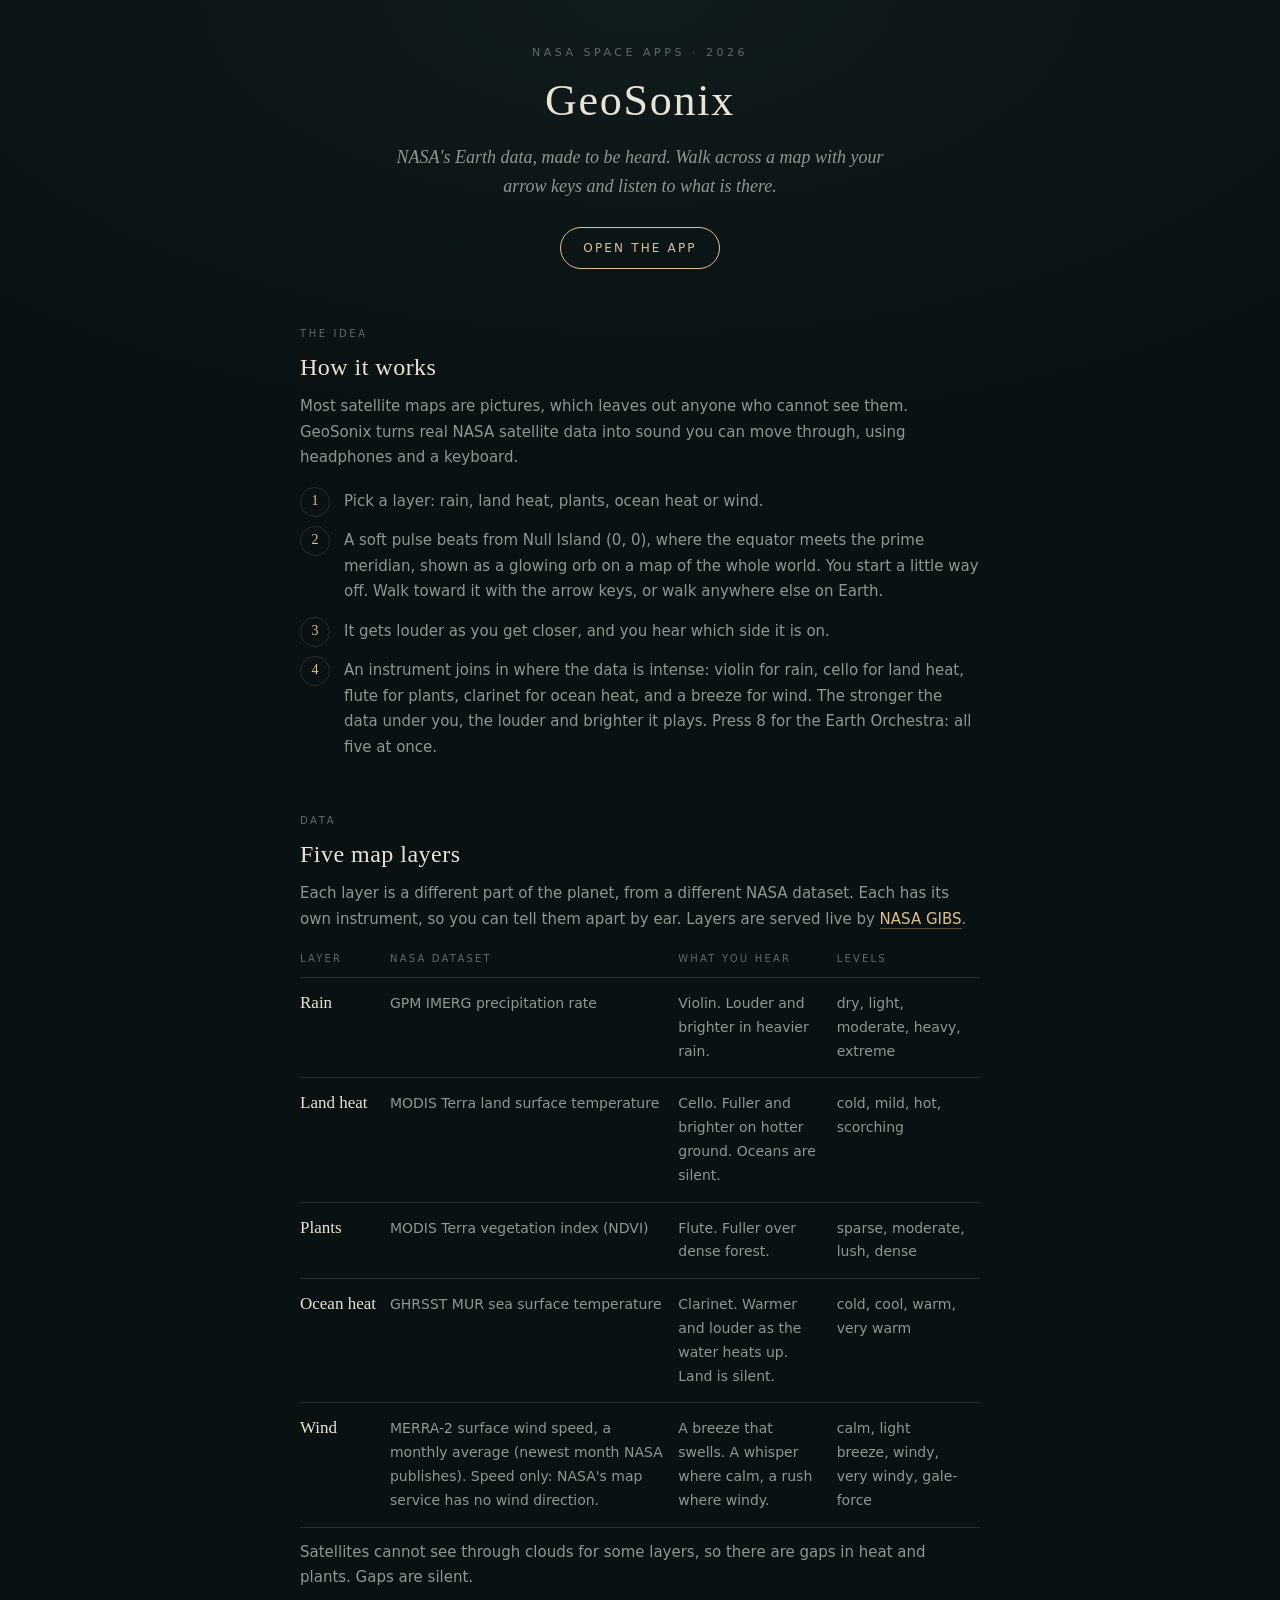
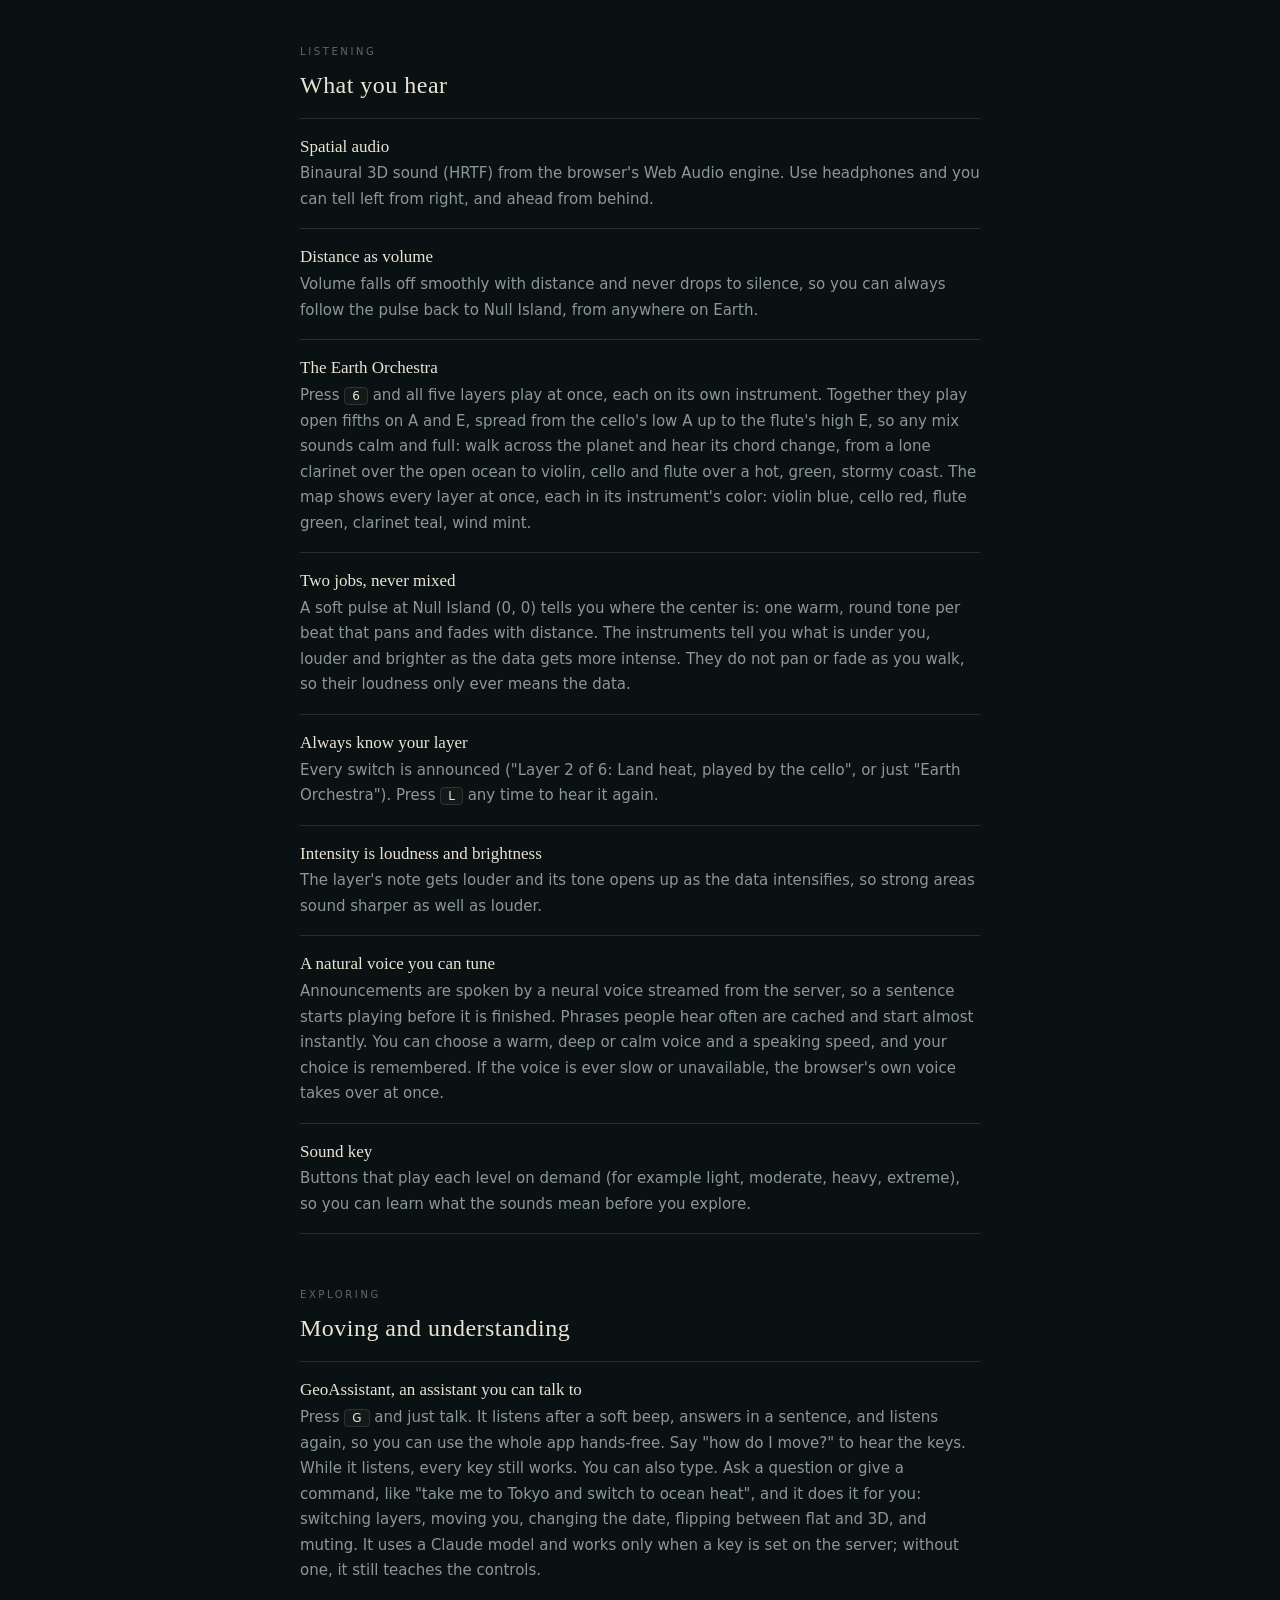
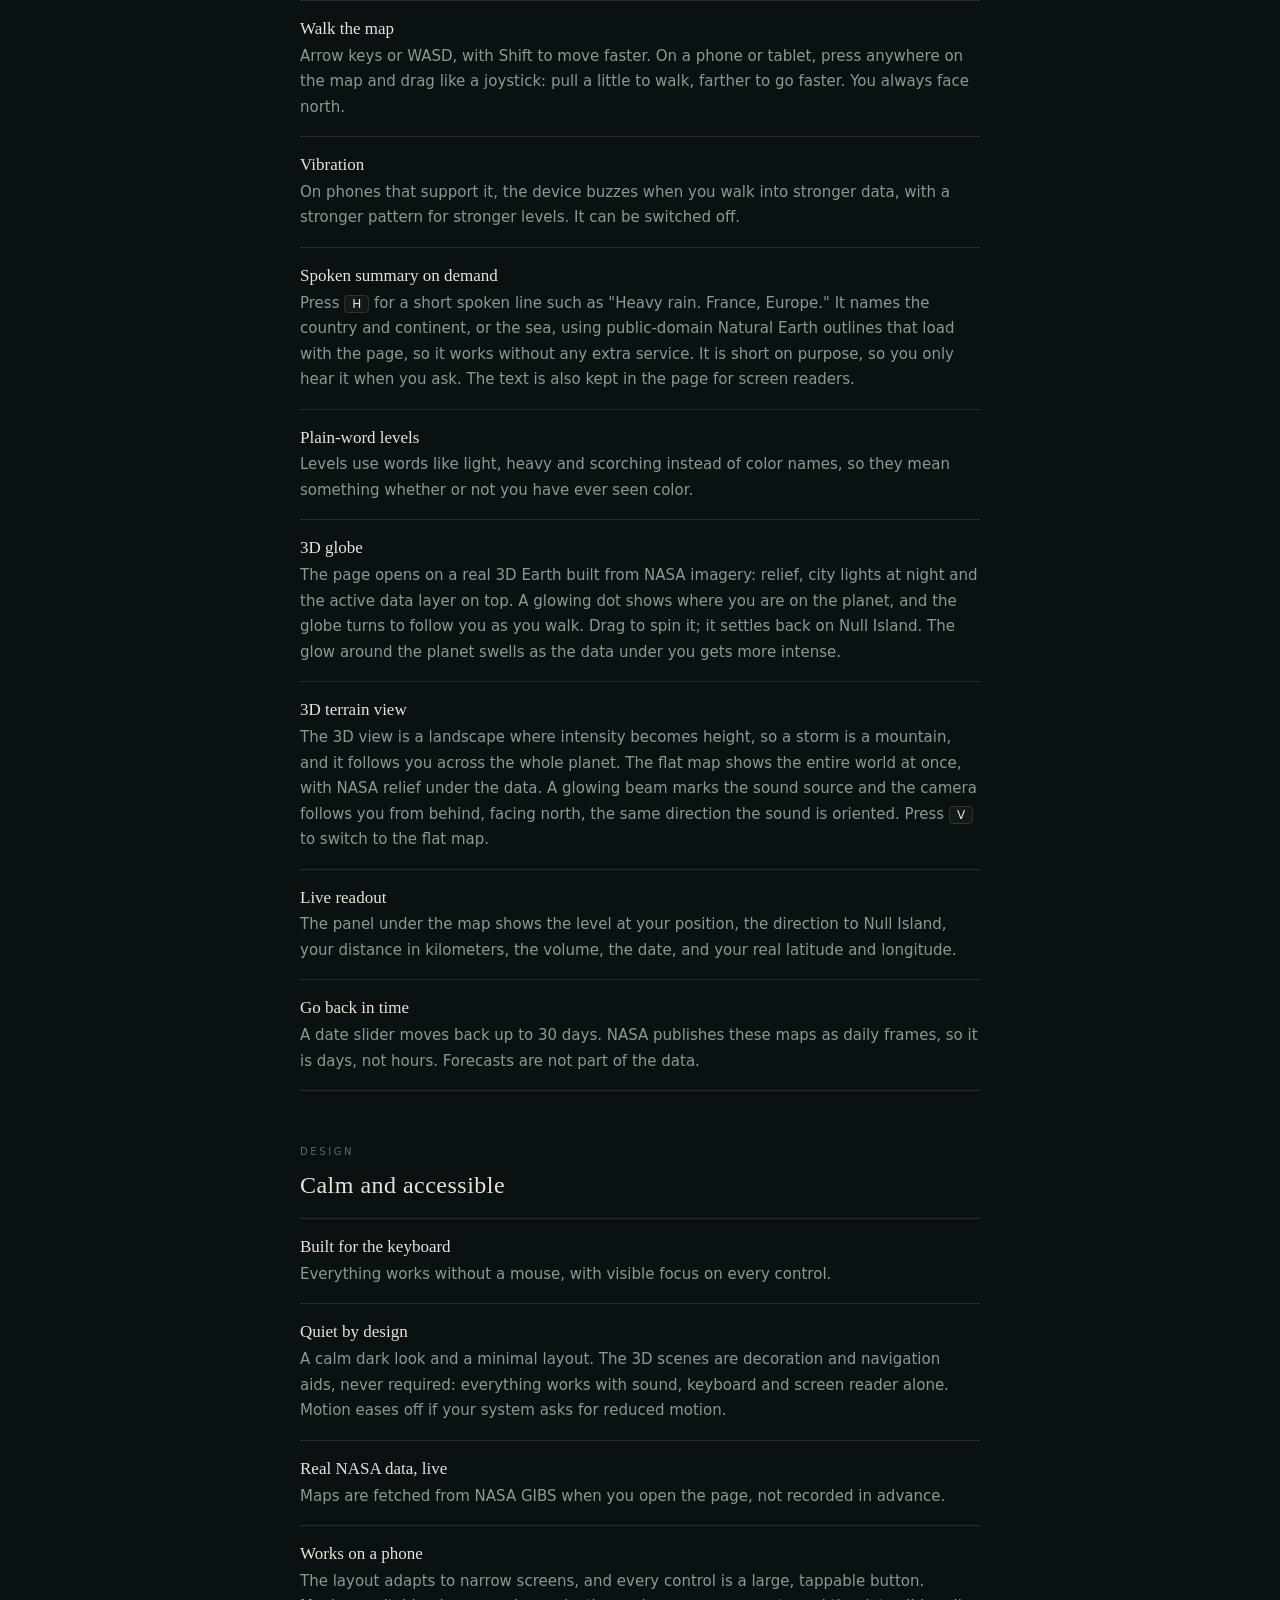
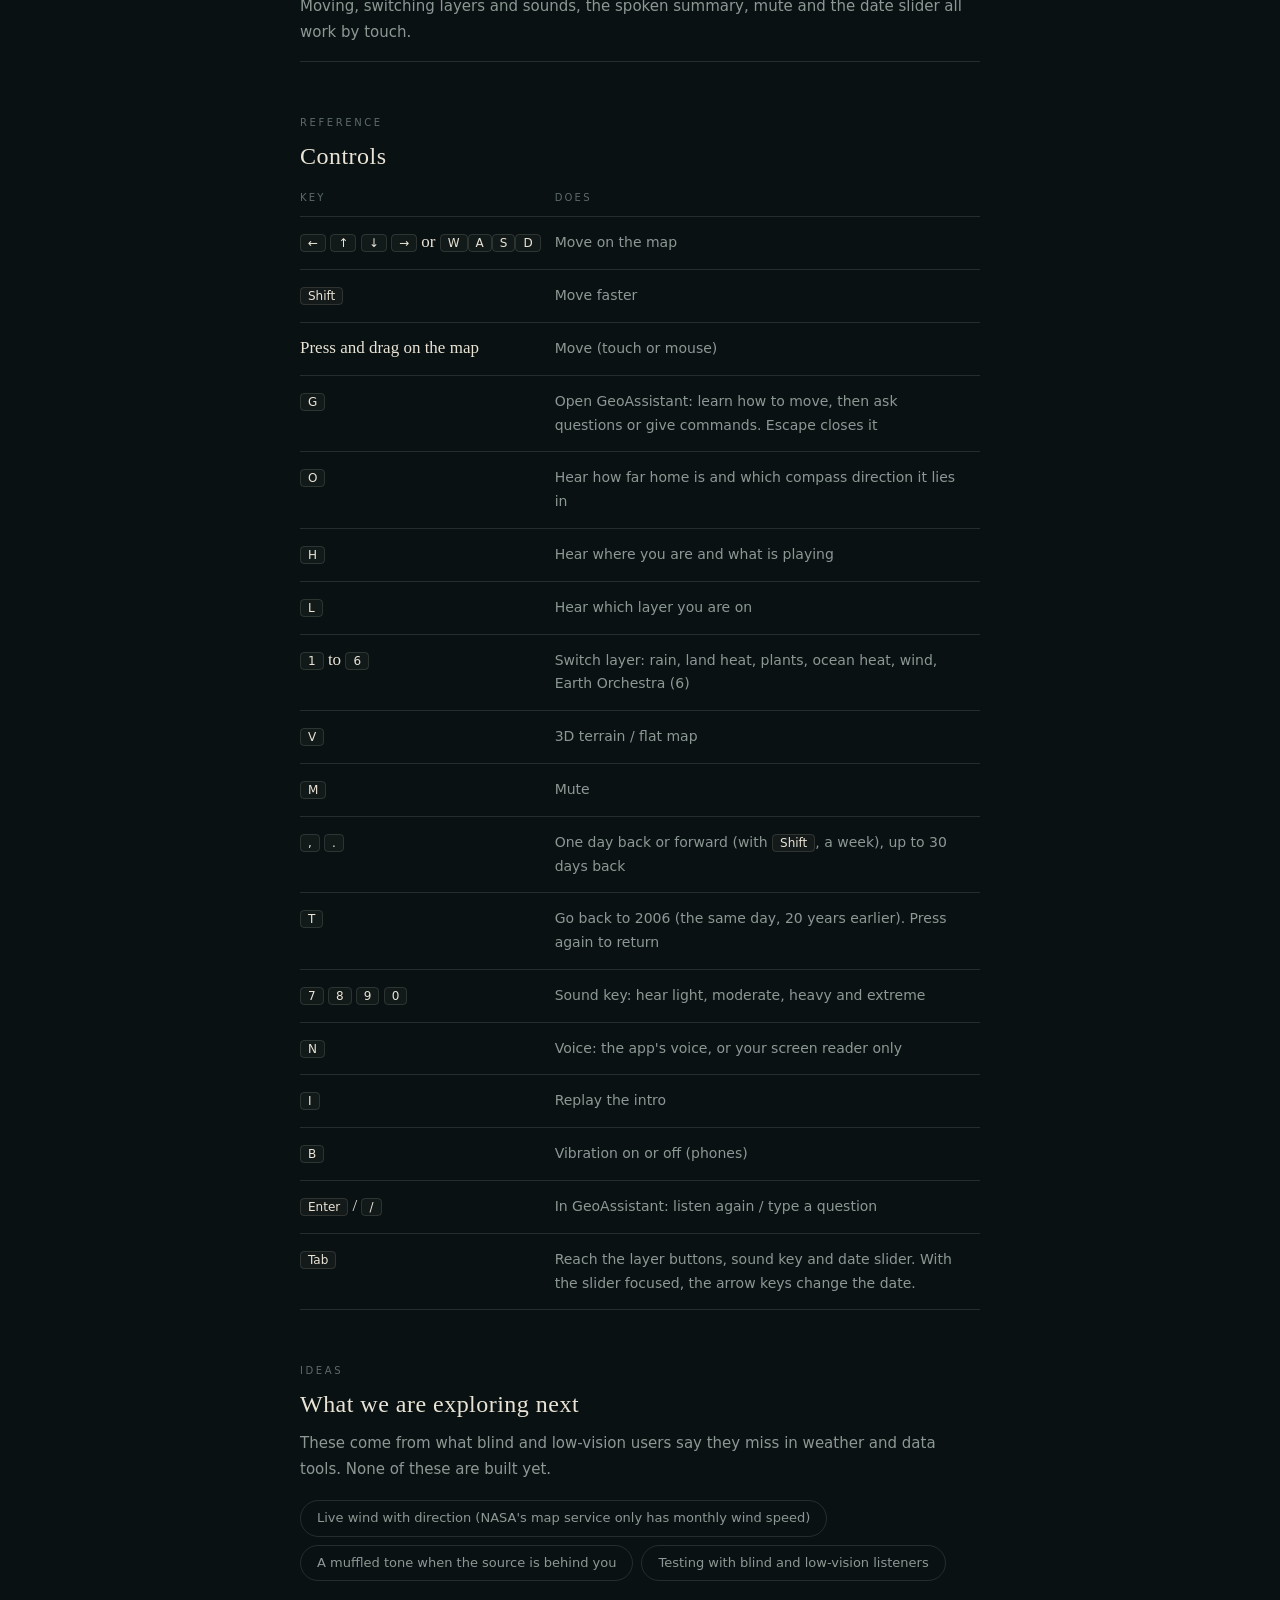
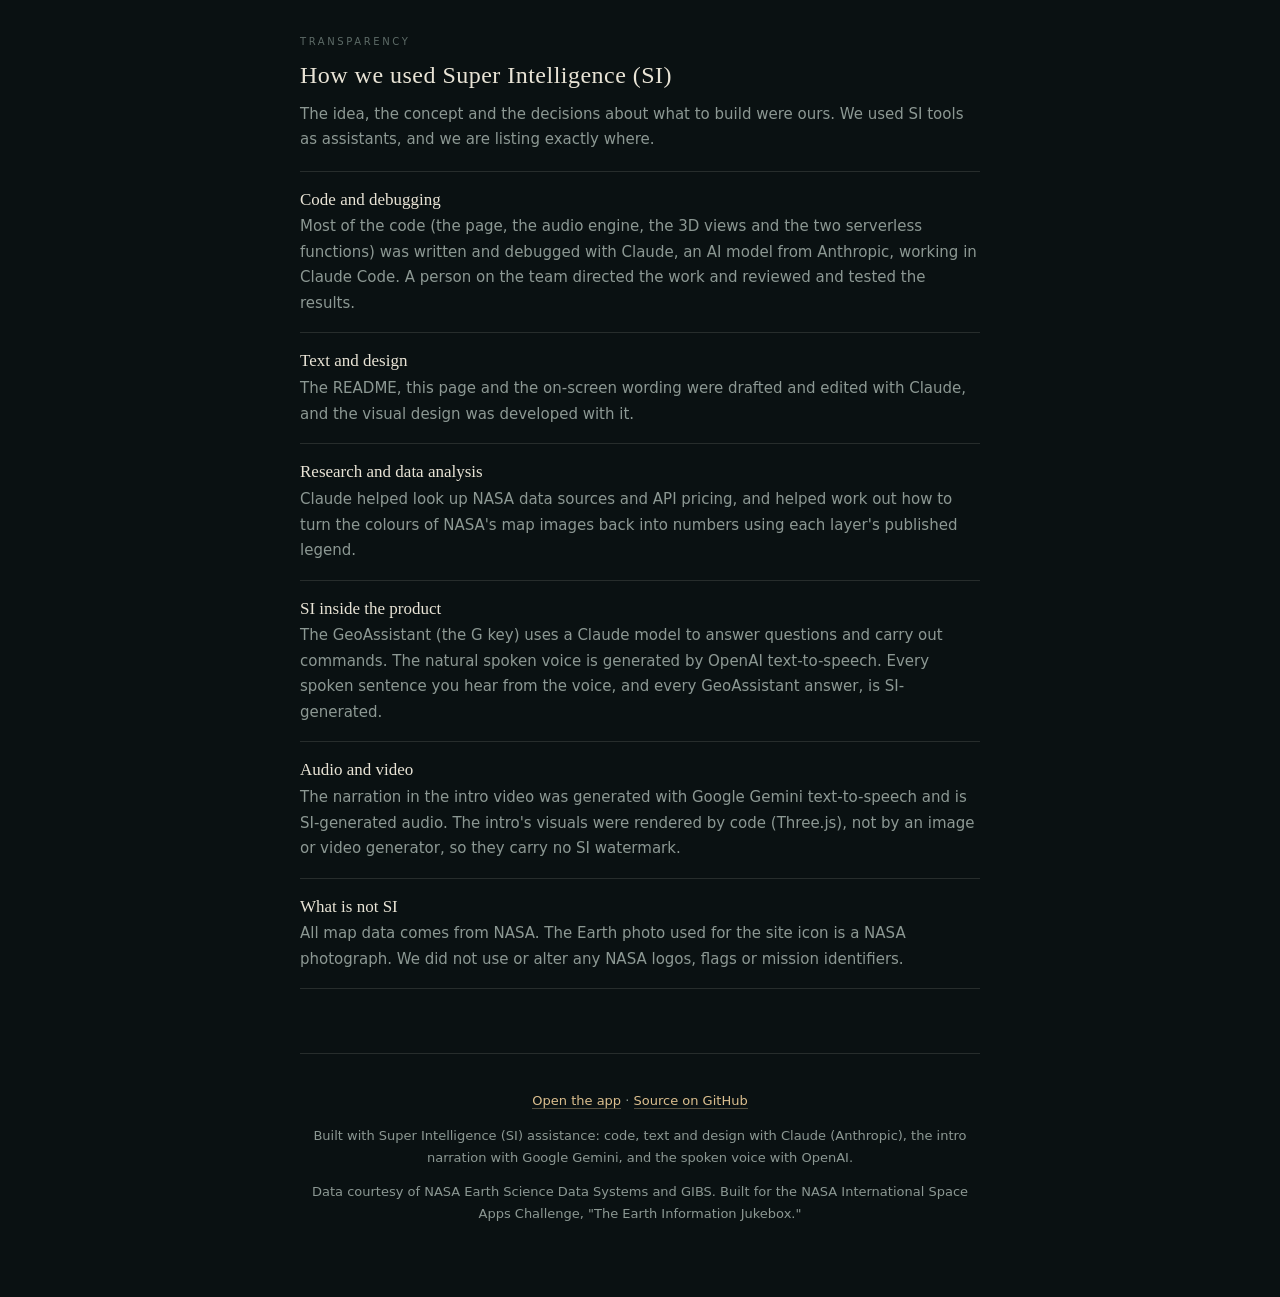
<file: src/features.html>
<!doctype html>
<html lang="en">
<head>
<meta charset="utf-8">
<meta name="viewport" content="width=device-width, initial-scale=1">
<link rel="icon" type="image/png" sizes="64x64" href="icon-64.png">
<link rel="icon" type="image/png" sizes="32x32" href="icon-32.png">
<link rel="apple-touch-icon" href="apple-touch-icon.png">
<title>GeoSonix: Features</title>
<style>
  :root {
    color-scheme: dark;
    --bg: #0a1112; --bg2: #101b1c; --ink: #e9e4d6; --mute: #8c9893; --faint: #5d6b67;
    --line: rgba(233, 228, 214, .13); --accent: #dcbf8f;
    --serif: "Iowan Old Style", "Palatino Linotype", Palatino, "Book Antiqua", Georgia, serif;
    --sans: ui-sans-serif, system-ui, -apple-system, "Segoe UI", Roboto, sans-serif;
  }
  * { box-sizing: border-box; }
  html, body { margin: 0; min-height: 100%; }
  body {
    background: var(--bg); background-image: radial-gradient(120% 80% at 50% 0%, var(--bg2) 0%, var(--bg) 60%); background-attachment: fixed;
    color: var(--ink); font: 15px/1.7 var(--sans); padding-inline: 20px; padding-block: 44px 72px; -webkit-font-smoothing: antialiased;
  }
  main { max-width: 680px; margin: 0 auto; }
  a { color: var(--accent); text-decoration: none; border-bottom: 1px solid rgba(220,191,143,.35); }
  a:hover { border-color: var(--accent); }
  a:focus-visible { outline: 2px solid var(--accent); outline-offset: 3px; border-radius: 3px; }

  header { text-align: center; margin-bottom: 56px; }
  .eyebrow { margin: 0 0 14px; font-size: 11px; letter-spacing: .32em; text-transform: uppercase; color: var(--faint); }
  h1 { margin: 0; font: 400 clamp(32px, 6vw, 44px)/1.1 var(--serif); letter-spacing: .04em; }
  .lead { margin: 18px auto 0; max-width: 520px; color: var(--mute); font: italic 400 18px/1.6 var(--serif); }
  .back { display: inline-block; margin-top: 26px; font-size: 12px; letter-spacing: .18em; text-transform: uppercase; border: 1px solid var(--accent); padding: 10px 22px; border-radius: 999px; }

  section { margin-top: 52px; }
  h2 { margin: 0 0 6px; font: 400 24px/1.25 var(--serif); letter-spacing: .02em; }
  .k { display: block; margin: 0 0 10px; font-size: 10px; letter-spacing: .26em; text-transform: uppercase; color: var(--faint); }
  p { margin: 12px 0 0; color: var(--mute); }
  p b, li b { color: var(--ink); font-weight: 500; }

  ul.feat { list-style: none; margin: 18px 0 0; padding: 0; display: grid; gap: 0; border-top: 1px solid var(--line); }
  ul.feat li { padding: 16px 0; border-bottom: 1px solid var(--line); color: var(--mute); }
  ul.feat li strong { display: block; color: var(--ink); font: 400 17px/1.4 var(--serif); margin-bottom: 3px; }

  .tablewrap { overflow-x: auto; margin-top: 18px; }
  table { border-collapse: collapse; width: 100%; min-width: 560px; font-size: 14px; }
  th { text-align: left; font-size: 10px; letter-spacing: .22em; text-transform: uppercase; color: var(--faint); font-weight: 400; padding: 0 14px 10px 0; border-bottom: 1px solid var(--line); }
  td { padding: 14px 14px 14px 0; border-bottom: 1px solid var(--line); vertical-align: top; color: var(--mute); }
  td:first-child { color: var(--ink); font: 400 17px/1.3 var(--serif); white-space: nowrap; }
  kbd { font: 12px var(--sans); color: var(--ink); border: 1px solid var(--line); border-radius: 4px; padding: 1px 7px; background: rgba(233,228,214,.04); }

  .steps { counter-reset: s; list-style: none; padding: 0; margin: 18px 0 0; display: grid; gap: 14px; }
  .steps li { counter-increment: s; padding-left: 44px; position: relative; color: var(--mute); }
  .steps li::before { content: counter(s); position: absolute; left: 0; top: -2px; width: 28px; height: 28px; border: 1px solid var(--line); border-radius: 50%; text-align: center; font: 400 14px/26px var(--serif); color: var(--accent); }

  .soon { margin: 18px 0 0; padding: 0; list-style: none; display: flex; flex-wrap: wrap; gap: 8px; }
  .soon li { border: 1px solid var(--line); border-radius: 999px; padding: 6px 16px; font-size: 13px; color: var(--mute); }

  footer { margin-top: 64px; padding-top: 24px; border-top: 1px solid var(--line); text-align: center; font-size: 13px; color: var(--faint); }
  @media (prefers-reduced-motion: reduce) { * { transition: none !important; } }
</style>
</head>
<body>
<main>
  <header>
    <p class="eyebrow">NASA Space Apps &middot; 2026</p>
    <h1>GeoSonix</h1>
    <p class="lead">NASA's Earth data, made to be heard. Walk across a map with your arrow keys and listen to what is there.</p>
    <a class="back" href="index.html">Open the app</a>
  </header>

  <section aria-labelledby="how">
    <span class="k">The idea</span>
    <h2 id="how">How it works</h2>
    <p>Most satellite maps are pictures, which leaves out anyone who cannot see them. GeoSonix turns real NASA satellite data into sound you can move through, using headphones and a keyboard.</p>
    <ol class="steps">
      <li>Pick a layer: rain, land heat, plants, ocean heat or wind.</li>
      <li>A soft pulse beats from Null Island (0, 0), where the equator meets the prime meridian, shown as a glowing orb on a map of the whole world. You start a little way off. Walk toward it with the arrow keys, or walk anywhere else on Earth.</li>
      <li>It gets louder as you get closer, and you hear which side it is on.</li>
      <li>An instrument joins in where the data is intense: violin for rain, cello for land heat, flute for plants, clarinet for ocean heat, and a breeze for wind. The stronger the data under you, the louder and brighter it plays. Press 8 for the Earth Orchestra: all five at once.</li>
    </ol>
  </section>

  <section aria-labelledby="layers">
    <span class="k">Data</span>
    <h2 id="layers">Five map layers</h2>
    <p>Each layer is a different part of the planet, from a different NASA dataset. Each has its own instrument, so you can tell them apart by ear. Layers are served live by <a href="https://www.earthdata.nasa.gov/engage/open-data-services-software/earthdata-developer-portal/gibs-api">NASA GIBS</a>.</p>
    <div class="tablewrap">
      <table>
        <thead><tr><th>Layer</th><th>NASA dataset</th><th>What you hear</th><th>Levels</th></tr></thead>
        <tbody>
          <tr><td>Rain</td><td>GPM IMERG precipitation rate</td><td>Violin. Louder and brighter in heavier rain.</td><td>dry, light, moderate, heavy, extreme</td></tr>
          <tr><td>Land heat</td><td>MODIS Terra land surface temperature</td><td>Cello. Fuller and brighter on hotter ground. Oceans are silent.</td><td>cold, mild, hot, scorching</td></tr>
          <tr><td>Plants</td><td>MODIS Terra vegetation index (NDVI)</td><td>Flute. Fuller over dense forest.</td><td>sparse, moderate, lush, dense</td></tr>
          <tr><td>Ocean heat</td><td>GHRSST MUR sea surface temperature</td><td>Clarinet. Warmer and louder as the water heats up. Land is silent.</td><td>cold, cool, warm, very warm</td></tr>
          <tr><td>Wind</td><td>MERRA-2 surface wind speed, a monthly average (newest month NASA publishes). Speed only: NASA's map service has no wind direction.</td><td>A breeze that swells. A whisper where calm, a rush where windy.</td><td>calm, light breeze, windy, very windy, gale-force</td></tr>
        </tbody>
      </table>
    </div>
    <p>Satellites cannot see through clouds for some layers, so there are gaps in heat and plants. Gaps are silent.</p>
  </section>

  <section aria-labelledby="audio">
    <span class="k">Listening</span>
    <h2 id="audio">What you hear</h2>
    <ul class="feat">
      <li><strong>Spatial audio</strong>Binaural 3D sound (HRTF) from the browser's Web Audio engine. Use headphones and you can tell left from right, and ahead from behind.</li>
      <li><strong>Distance as volume</strong>Volume falls off smoothly with distance and never drops to silence, so you can always follow the pulse back to Null Island, from anywhere on Earth.</li>
      <li><strong>The Earth Orchestra</strong>Press <kbd>6</kbd> and all five layers play at once, each on its own instrument. Together they play open fifths on A and E, spread from the cello's low A up to the flute's high E, so any mix sounds calm and full: walk across the planet and hear its chord change, from a lone clarinet over the open ocean to violin, cello and flute over a hot, green, stormy coast. The map shows every layer at once, each in its instrument's color: violin blue, cello red, flute green, clarinet teal, wind mint.</li>
      <li><strong>Two jobs, never mixed</strong>A soft pulse at Null Island (0, 0) tells you where the center is: one warm, round tone per beat that pans and fades with distance. The instruments tell you what is under you, louder and brighter as the data gets more intense. They do not pan or fade as you walk, so their loudness only ever means the data.</li>
      <li><strong>Always know your layer</strong>Every switch is announced ("Layer 2 of 6: Land heat, played by the cello", or just "Earth Orchestra"). Press <kbd>L</kbd> any time to hear it again.</li>
      <li><strong>Intensity is loudness and brightness</strong>The layer's note gets louder and its tone opens up as the data intensifies, so strong areas sound sharper as well as louder.</li>
      <li><strong>A natural voice you can tune</strong>Announcements are spoken by a neural voice streamed from the server, so a sentence starts playing before it is finished. Phrases people hear often are cached and start almost instantly. You can choose a warm, deep or calm voice and a speaking speed, and your choice is remembered. If the voice is ever slow or unavailable, the browser's own voice takes over at once.</li>
      <li><strong>Sound key</strong>Buttons that play each level on demand (for example light, moderate, heavy, extreme), so you can learn what the sounds mean before you explore.</li>
    </ul>
  </section>

  <section aria-labelledby="explore">
    <span class="k">Exploring</span>
    <h2 id="explore">Moving and understanding</h2>
    <ul class="feat">
      <li><strong>GeoAssistant, an assistant you can talk to</strong>Press <kbd>G</kbd> and just talk. It listens after a soft beep, answers in a sentence, and listens again, so you can use the whole app hands-free. Say "how do I move?" to hear the keys. While it listens, every key still works. You can also type. Ask a question or give a command, like "take me to Tokyo and switch to ocean heat", and it does it for you: switching layers, moving you, changing the date, flipping between flat and 3D, and muting. It uses a Claude model and works only when a key is set on the server; without one, it still teaches the controls.</li>
      <li><strong>Walk the map</strong>Arrow keys or WASD, with Shift to move faster. On a phone or tablet, press anywhere on the map and drag like a joystick: pull a little to walk, farther to go faster. You always face north.</li>
      <li><strong>Vibration</strong>On phones that support it, the device buzzes when you walk into stronger data, with a stronger pattern for stronger levels. It can be switched off.</li>
      <li><strong>Spoken summary on demand</strong>Press <kbd>H</kbd> for a short spoken line such as "Heavy rain. France, Europe." It names the country and continent, or the sea, using public-domain Natural Earth outlines that load with the page, so it works without any extra service. It is short on purpose, so you only hear it when you ask. The text is also kept in the page for screen readers.</li>
      <li><strong>Plain-word levels</strong>Levels use words like light, heavy and scorching instead of color names, so they mean something whether or not you have ever seen color.</li>
      <li><strong>3D globe</strong>The page opens on a real 3D Earth built from NASA imagery: relief, city lights at night and the active data layer on top. A glowing dot shows where you are on the planet, and the globe turns to follow you as you walk. Drag to spin it; it settles back on Null Island. The glow around the planet swells as the data under you gets more intense.</li>
      <li><strong>3D terrain view</strong>The 3D view is a landscape where intensity becomes height, so a storm is a mountain, and it follows you across the whole planet. The flat map shows the entire world at once, with NASA relief under the data. A glowing beam marks the sound source and the camera follows you from behind, facing north, the same direction the sound is oriented. Press <kbd>V</kbd> to switch to the flat map.</li>
      <li><strong>Live readout</strong>The panel under the map shows the level at your position, the direction to Null Island, your distance in kilometers, the volume, the date, and your real latitude and longitude.</li>
      <li><strong>Go back in time</strong>A date slider moves back up to 30 days. NASA publishes these maps as daily frames, so it is days, not hours. Forecasts are not part of the data.</li>
    </ul>
  </section>

  <section aria-labelledby="design">
    <span class="k">Design</span>
    <h2 id="design">Calm and accessible</h2>
    <ul class="feat">
      <li><strong>Built for the keyboard</strong>Everything works without a mouse, with visible focus on every control.</li>
      <li><strong>Quiet by design</strong>A calm dark look and a minimal layout. The 3D scenes are decoration and navigation aids, never required: everything works with sound, keyboard and screen reader alone. Motion eases off if your system asks for reduced motion.</li>
      <li><strong>Real NASA data, live</strong>Maps are fetched from NASA GIBS when you open the page, not recorded in advance.</li>
      <li><strong>Works on a phone</strong>The layout adapts to narrow screens, and every control is a large, tappable button. Moving, switching layers and sounds, the spoken summary, mute and the date slider all work by touch.</li>
    </ul>
  </section>

  <section aria-labelledby="keys">
    <span class="k">Reference</span>
    <h2 id="keys">Controls</h2>
    <div class="tablewrap">
      <table>
        <thead><tr><th>Key</th><th>Does</th></tr></thead>
        <tbody>
          <tr><td><kbd>&larr;</kbd> <kbd>&uarr;</kbd> <kbd>&darr;</kbd> <kbd>&rarr;</kbd> or <kbd>W</kbd><kbd>A</kbd><kbd>S</kbd><kbd>D</kbd></td><td>Move on the map</td></tr>
          <tr><td><kbd>Shift</kbd></td><td>Move faster</td></tr>
          <tr><td>Press and drag on the map</td><td>Move (touch or mouse)</td></tr>
          <tr><td><kbd>G</kbd></td><td>Open GeoAssistant: learn how to move, then ask questions or give commands. Escape closes it</td></tr>
          <tr><td><kbd>O</kbd></td><td>Hear how far home is and which compass direction it lies in</td></tr>
          <tr><td><kbd>H</kbd></td><td>Hear where you are and what is playing</td></tr>
          <tr><td><kbd>L</kbd></td><td>Hear which layer you are on</td></tr>
          <tr><td><kbd>1</kbd> to <kbd>6</kbd></td><td>Switch layer: rain, land heat, plants, ocean heat, wind, Earth Orchestra (6)</td></tr>
          <tr><td><kbd>V</kbd></td><td>3D terrain / flat map</td></tr>
          <tr><td><kbd>M</kbd></td><td>Mute</td></tr>
          <tr><td><kbd>,</kbd> <kbd>.</kbd></td><td>One day back or forward (with <kbd>Shift</kbd>, a week), up to 30 days back</td></tr>
          <tr><td><kbd>T</kbd></td><td>Go back to 2006 (the same day, 20 years earlier). Press again to return</td></tr>
          <tr><td><kbd>7</kbd> <kbd>8</kbd> <kbd>9</kbd> <kbd>0</kbd></td><td>Sound key: hear light, moderate, heavy and extreme</td></tr>
          <tr><td><kbd>N</kbd></td><td>Voice: the app's voice, or your screen reader only</td></tr>
          <tr><td><kbd>I</kbd></td><td>Replay the intro</td></tr>
          <tr><td><kbd>B</kbd></td><td>Vibration on or off (phones)</td></tr>
          <tr><td><kbd>Enter</kbd> / <kbd>/</kbd></td><td>In GeoAssistant: listen again / type a question</td></tr>
          <tr><td><kbd>Tab</kbd></td><td>Reach the layer buttons, sound key and date slider. With the slider focused, the arrow keys change the date.</td></tr>
        </tbody>
      </table>
    </div>
  </section>

  <section aria-labelledby="next">
    <span class="k">Ideas</span>
    <h2 id="next">What we are exploring next</h2>
    <p>These come from what blind and low-vision users say they miss in weather and data tools. None of these are built yet.</p>
    <ul class="soon">
      <li>Live wind with direction (NASA's map service only has monthly wind speed)</li>
      <li>A muffled tone when the source is behind you</li>
      <li>Testing with blind and low-vision listeners</li>
    </ul>
  </section>

  <section id="si" aria-labelledby="si-h">
    <span class="k">Transparency</span>
    <h2 id="si-h">How we used Super Intelligence (SI)</h2>
    <p>The idea, the concept and the decisions about what to build were ours. We used SI tools as assistants, and we are listing exactly where.</p>
    <ul class="feat">
      <li><strong>Code and debugging</strong>Most of the code (the page, the audio engine, the 3D views and the two serverless functions) was written and debugged with Claude, an AI model from Anthropic, working in Claude Code. A person on the team directed the work and reviewed and tested the results.</li>
      <li><strong>Text and design</strong>The README, this page and the on-screen wording were drafted and edited with Claude, and the visual design was developed with it.</li>
      <li><strong>Research and data analysis</strong>Claude helped look up NASA data sources and API pricing, and helped work out how to turn the colours of NASA's map images back into numbers using each layer's published legend.</li>
      <li><strong>SI inside the product</strong>The GeoAssistant (the G key) uses a Claude model to answer questions and carry out commands. The natural spoken voice is generated by OpenAI text-to-speech. Every spoken sentence you hear from the voice, and every GeoAssistant answer, is SI-generated.</li>
      <li><strong>Audio and video</strong>The narration in the intro video was generated with Google Gemini text-to-speech and is SI-generated audio. The intro's visuals were rendered by code (Three.js), not by an image or video generator, so they carry no SI watermark.</li>
      <li><strong>What is not SI</strong>All map data comes from NASA. The Earth photo used for the site icon is a NASA photograph. We did not use or alter any NASA logos, flags or mission identifiers.</li>
    </ul>
  </section>

  <footer>
    <p><a href="index.html">Open the app</a> &middot; <a href="https://github.com/sohumvajaria/nasa-space-apps-2026">Source on GitHub</a></p>
    <p>Built with Super Intelligence (SI) assistance: code, text and design with Claude (Anthropic), the intro narration with Google Gemini, and the spoken voice with OpenAI.</p>
    <p>Data courtesy of NASA Earth Science Data Systems and GIBS. Built for the NASA International Space Apps Challenge, "The Earth Information Jukebox."</p>
  </footer>
</main>
</body>
</html>
</file>
